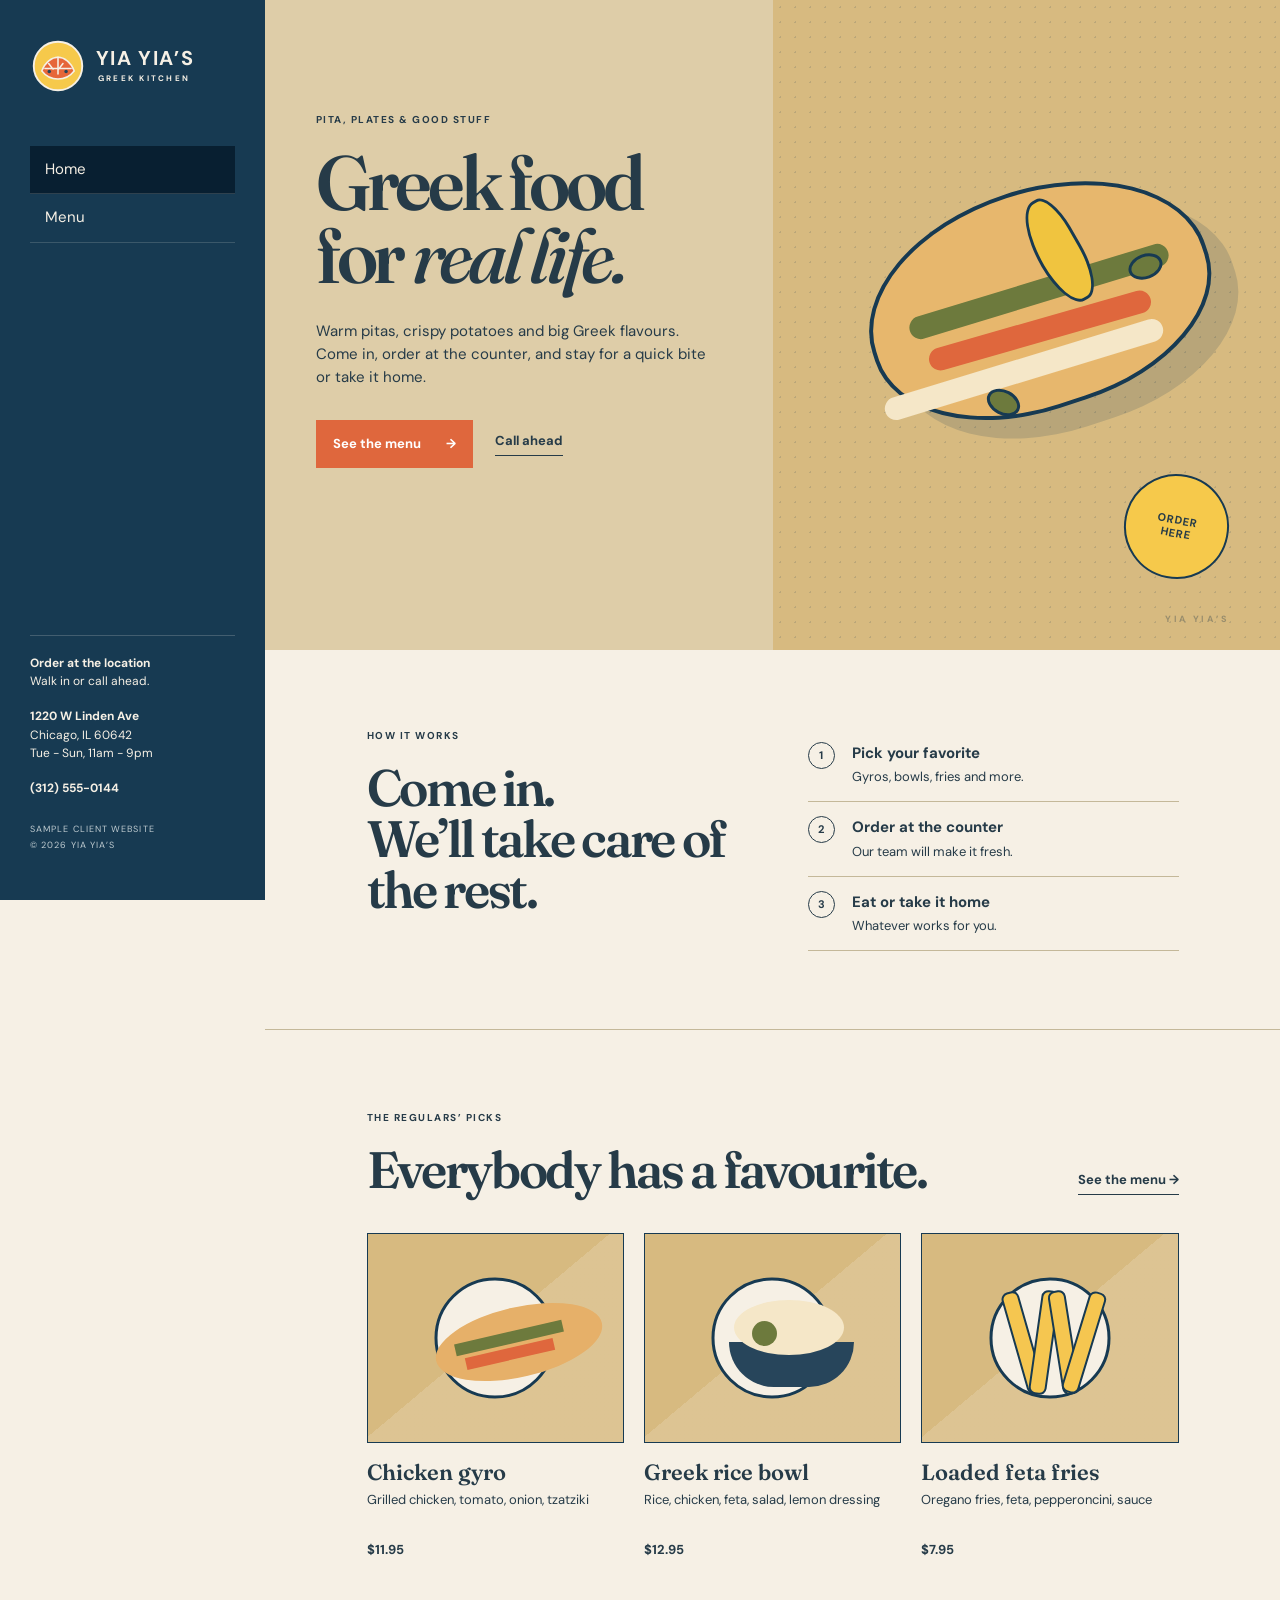
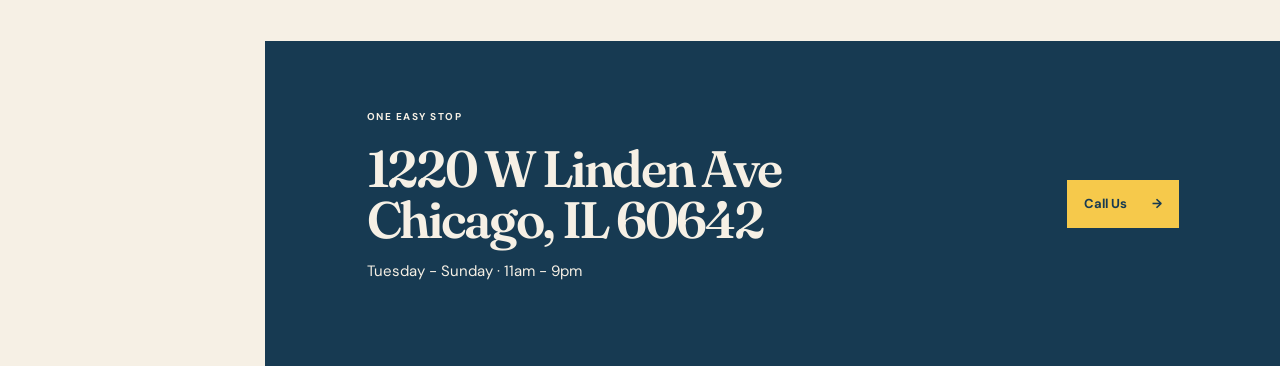
<file: index.html>
<!doctype html><html lang="en"><head><meta charset="utf-8"><meta name="viewport" content="width=device-width, initial-scale=1"><title>Yia Yia's | Greek Kitchen</title><link rel="preconnect" href="https://fonts.googleapis.com"><link rel="preconnect" href="https://fonts.gstatic.com" crossorigin><link href="https://fonts.googleapis.com/css2?family=DM+Sans:wght@400;500;700&family=Fraunces:opsz,wght@9..144,500;9..144,600;9..144,700&display=swap" rel="stylesheet"><link rel="stylesheet" href="assets/site.css"></head><body><aside class="side"><a class="brand" href="index.html" aria-label="Yia Yia's home"><svg viewBox="0 0 90 90" aria-hidden="true"><circle cx="45" cy="45" r="39" fill="#f6c94b" stroke="currentColor" stroke-width="3"/><path d="M19 53c5-14 16-22 26-22s21 8 26 22c-7 9-16 13-26 13S26 62 19 53Z" fill="#e66639" stroke="currentColor" stroke-width="2.5"/><path d="M24 49h42M30 41l7 9m16-9-7 9M45 31v27" stroke="currentColor" stroke-width="2.5" stroke-linecap="round"/><circle cx="31" cy="54" r="2.8" fill="#27455b"/><circle cx="58" cy="54" r="2.8" fill="#27455b"/></svg><span>YIA YIA&rsquo;S<small>GREEK KITCHEN</small></span></a><nav><a class="active" href="index.html">Home</a><a href="menu.html">Menu</a></nav><div class="side-info"><p><b>Order at the location</b><br>Walk in or call ahead.</p><p><b>1220 W Linden Ave</b><br>Chicago, IL 60642<br>Tue - Sun, 11am - 9pm</p><p><b>(312) 555-0144</b></p></div><p class="sample">Sample client website<br>&copy; 2026 Yia Yia&rsquo;s</p></aside><header class="mobile-head"><a class="brand" href="index.html"><span>YIA YIA&rsquo;S<small>GREEK KITCHEN</small></span></a><a href="menu.html">Menu</a></header><main class="main"><section class="hero-simple"><div class="hero-copy"><p class="kicker">Pita, plates &amp; good stuff</p><h1>Greek food<br>for <em>real life.</em></h1><p>Warm pitas, crispy potatoes and big Greek flavours. Come in, order at the counter, and stay for a quick bite or take it home.</p><div class="actions"><a class="order-button" href="menu.html">See the menu <span>&rarr;</span></a><a class="plain-link" href="tel:3125550144">Call ahead</a></div></div><div class="food-drawing"><div class="pita"></div><div class="filling one"></div><div class="filling two"></div><div class="filling three"></div><div class="pepper"></div><div class="olive a"></div><div class="olive b"></div><div class="hero-tag">ORDER<br>HERE</div></div></section><section class="quick-order"><div><p class="kicker">How it works</p><h2>Come in.<br>We&rsquo;ll take care of the rest.</h2></div><ol><li><span>1</span><div><b>Pick your favorite</b><p>Gyros, bowls, fries and more.</p></div></li><li><span>2</span><div><b>Order at the counter</b><p>Our team will make it fresh.</p></div></li><li><span>3</span><div><b>Eat or take it home</b><p>Whatever works for you.</p></div></li></ol></section><section class="favorites"><div class="section-heading"><div><p class="kicker">The regulars&rsquo; picks</p><h2>Everybody has a favourite.</h2></div><a class="plain-link" href="menu.html">See the menu &rarr;</a></div><div class="favorite-grid"><article><div class="food-card gyro"><i></i><i></i><i></i></div><h3>Chicken gyro</h3><p>Grilled chicken, tomato, onion, tzatziki</p><b>$11.95</b></article><article><div class="food-card bowl"><i></i><i></i><i></i></div><h3>Greek rice bowl</h3><p>Rice, chicken, feta, salad, lemon dressing</p><b>$12.95</b></article><article><div class="food-card fries"><i></i><i></i><i></i><i></i></div><h3>Loaded feta fries</h3><p>Oregano fries, feta, pepperoncini, sauce</p><b>$7.95</b></article></div></section><section class="location-strip"><div><p class="kicker">One easy stop</p><h2>1220 W Linden Ave<br>Chicago, IL 60642</h2><p>Tuesday - Sunday &middot; 11am - 9pm</p></div><a class="order-button light" href="tel:3125550144">Call Us <span>&rarr;</span></a></section></main></body></html>
</file>
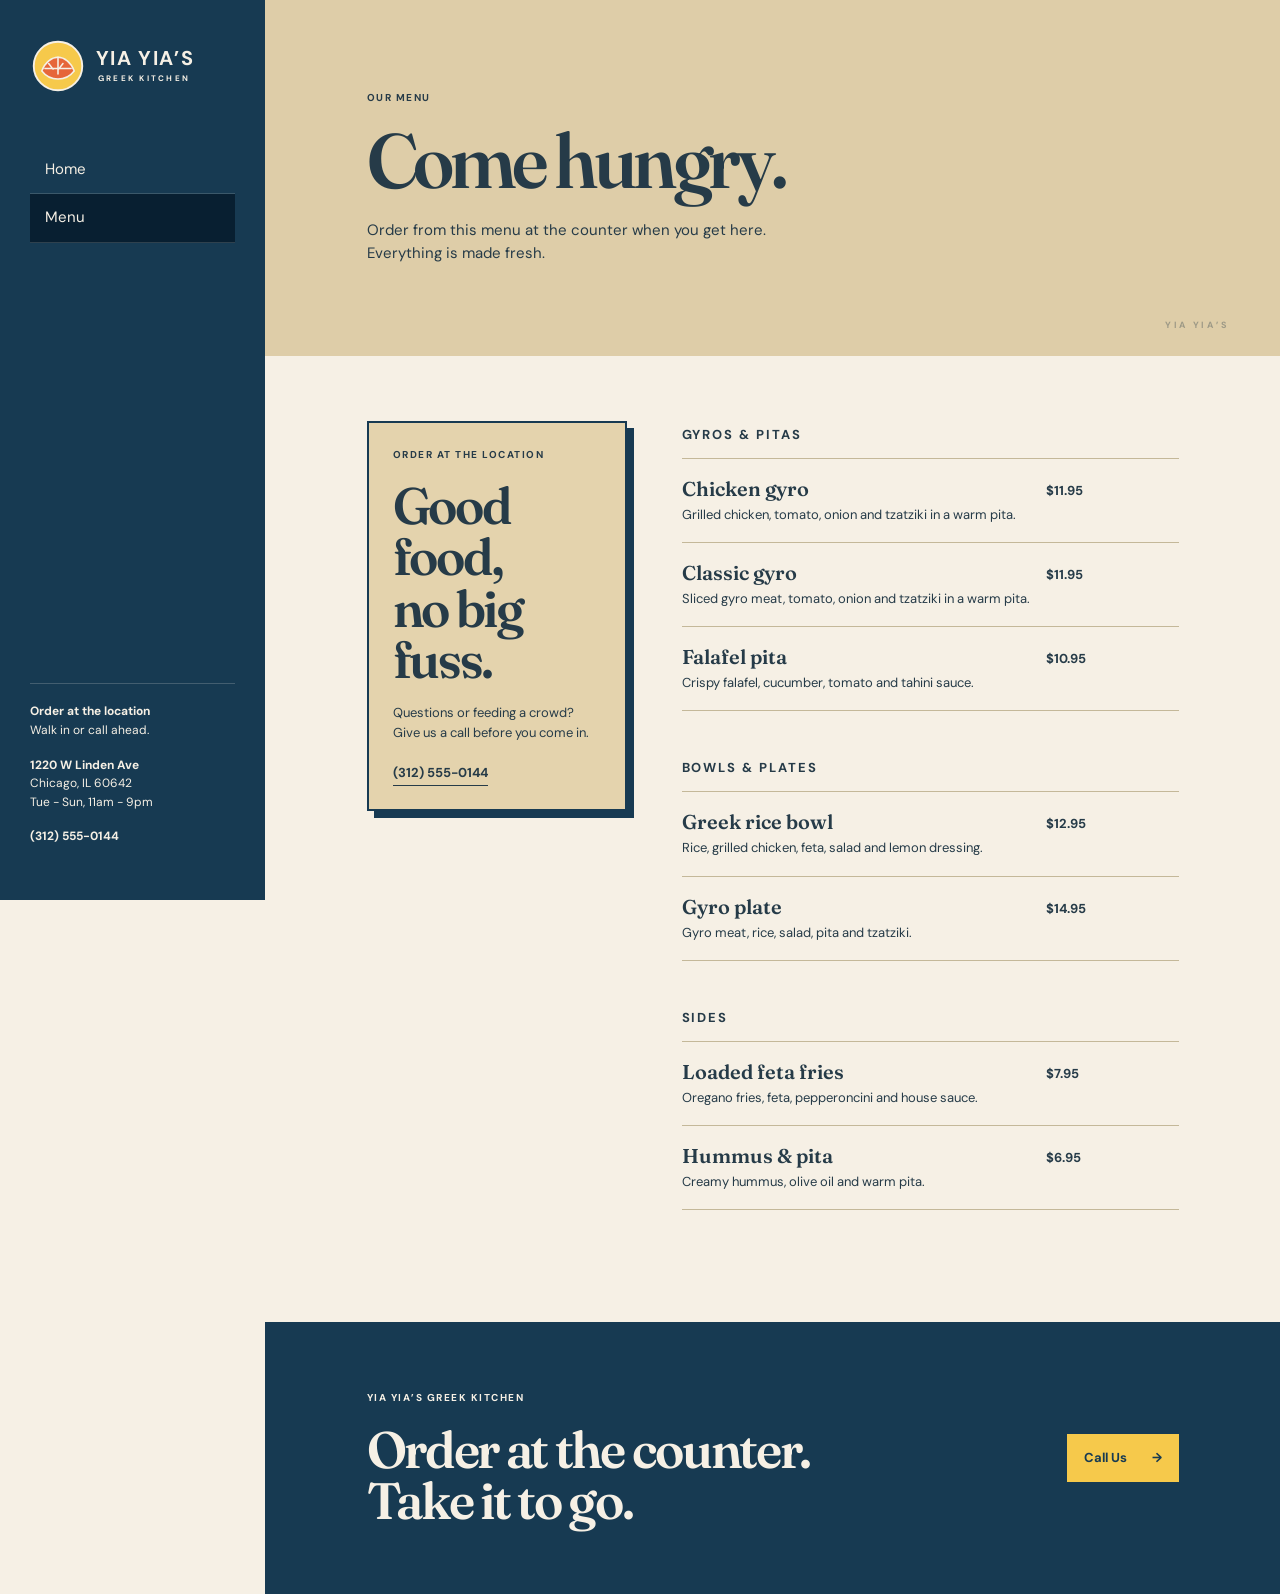
<file: menu.html>
<!doctype html><html lang="en"><head><meta charset="utf-8"><meta name="viewport" content="width=device-width, initial-scale=1"><title>Menu | Yia Yia's</title><link rel="preconnect" href="https://fonts.googleapis.com"><link rel="preconnect" href="https://fonts.gstatic.com" crossorigin><link href="https://fonts.googleapis.com/css2?family=DM+Sans:wght@400;500;700&family=Fraunces:opsz,wght@9..144,500;9..144,600;9..144,700&display=swap" rel="stylesheet"><link rel="stylesheet" href="assets/site.css"></head><body><aside class="side"><a class="brand" href="index.html"><svg viewBox="0 0 90 90" aria-hidden="true"><circle cx="45" cy="45" r="39" fill="#f6c94b" stroke="currentColor" stroke-width="3"/><path d="M19 53c5-14 16-22 26-22s21 8 26 22c-7 9-16 13-26 13S26 62 19 53Z" fill="#e66639" stroke="currentColor" stroke-width="2.5"/><path d="M24 49h42M30 41l7 9m16-9-7 9M45 31v27" stroke="currentColor" stroke-width="2.5" stroke-linecap="round"/></svg><span>YIA YIA&rsquo;S<small>GREEK KITCHEN</small></span></a><nav><a href="index.html">Home</a><a class="active" href="menu.html">Menu</a></nav><div class="side-info"><p><b>Order at the location</b><br>Walk in or call ahead.</p><p><b>1220 W Linden Ave</b><br>Chicago, IL 60642<br>Tue - Sun, 11am - 9pm</p><p><b>(312) 555-0144</b></p></div></aside><header class="mobile-head"><a class="brand" href="index.html"><span>YIA YIA&rsquo;S<small>GREEK KITCHEN</small></span></a><a href="index.html">Home</a></header><main class="main"><section class="order-head"><p class="kicker">Our menu</p><h1>Come hungry.</h1><p>Order from this menu at the counter when you get here. Everything is made fresh.</p></section><section class="menu-board"><div class="menu-intro"><p class="kicker">Order at the location</p><h2>Good food,<br>no big fuss.</h2><p>Questions or feeding a crowd? Give us a call before you come in.</p><a class="plain-link" href="tel:3125550144">(312) 555-0144</a></div><div class="menu-items"><div class="menu-group"><p class="kicker">Gyros &amp; pitas</p><article><div><h3>Chicken gyro</h3><p>Grilled chicken, tomato, onion and tzatziki in a warm pita.</p></div><b>$11.95</b></article><article><div><h3>Classic gyro</h3><p>Sliced gyro meat, tomato, onion and tzatziki in a warm pita.</p></div><b>$11.95</b></article><article><div><h3>Falafel pita</h3><p>Crispy falafel, cucumber, tomato and tahini sauce.</p></div><b>$10.95</b></article></div><div class="menu-group"><p class="kicker">Bowls &amp; plates</p><article><div><h3>Greek rice bowl</h3><p>Rice, grilled chicken, feta, salad and lemon dressing.</p></div><b>$12.95</b></article><article><div><h3>Gyro plate</h3><p>Gyro meat, rice, salad, pita and tzatziki.</p></div><b>$14.95</b></article></div><div class="menu-group"><p class="kicker">Sides</p><article><div><h3>Loaded feta fries</h3><p>Oregano fries, feta, pepperoncini and house sauce.</p></div><b>$7.95</b></article><article><div><h3>Hummus &amp; pita</h3><p>Creamy hummus, olive oil and warm pita.</p></div><b>$6.95</b></article></div></div></section><section class="location-strip"><div><p class="kicker">Yia Yia&rsquo;s Greek Kitchen</p><h2>Order at the counter.<br>Take it to go.</h2></div><a class="order-button light" href="tel:3125550144">Call Us <span>&rarr;</span></a></section></main></body></html>
</file>
<file: assets/site.css>
:root{--cream:#f6f0e5;--tan:#decda8;--navy:#173a52;--orange:#df673d;--yellow:#f6c94b;--green:#6d7a3d;--ink:#263b48;--line:#c4b899}*{box-sizing:border-box}html{scroll-behavior:smooth}body{margin:0;background:var(--cream);color:var(--ink);font:15px/1.55 'DM Sans',sans-serif}a{color:inherit;text-decoration:none}.side{position:fixed;width:265px;min-height:100vh;left:0;top:0;background:var(--navy);color:var(--cream);padding:38px 30px;display:flex;flex-direction:column;z-index:2}.brand{display:flex;align-items:center;gap:10px;font-weight:700;line-height:.9;letter-spacing:.09em}.brand svg{width:56px;height:56px;flex:none}.brand span{font-size:20px}.brand small{display:block;font-size:8px;letter-spacing:.28em;margin:8px 0 0 2px}.side nav{margin:52px 0 25px}.side nav a{display:block;padding:12px 15px;border-bottom:1px solid rgba(246,240,229,.16);font-size:15px}.side nav a.active,.side nav a:hover{background:#081f31}.side-info{margin-top:auto;border-top:1px solid rgba(246,240,229,.2);font-size:12px;padding-top:18px}.side-info p{margin:0 0 16px}.sample{font-size:9px;text-transform:uppercase;letter-spacing:.12em;line-height:1.7;color:#bfcbd0}.main{margin-left:265px}.mobile-head{display:none}.hero-simple{min-height:650px;display:grid;grid-template-columns:1fr 1fr;background:var(--tan);position:relative}.hero-simple:after,.order-head:after{content:'YIA YIA\2019 S';position:absolute;font:700 9px 'DM Sans';letter-spacing:.3em;opacity:.35;right:5%;bottom:25px}.hero-copy{padding:112px 10%}.kicker{text-transform:uppercase;letter-spacing:.15em;font-weight:700;font-size:10px;margin:0 0 18px}.hero-simple h1,.order-head h1{font:600 clamp(52px,6vw,88px)/.96 Fraunces,serif;letter-spacing:-.055em;margin:0}.hero-simple h1 em{font-weight:500}.hero-copy>p:not(.kicker){max-width:390px;margin:27px 0 30px}.actions{display:flex;align-items:center;gap:22px}.order-button{display:inline-flex;gap:25px;align-items:center;background:var(--orange);color:white;padding:14px 17px;font-weight:700;font-size:13px;border:0;cursor:pointer}.plain-link,.item-link{font-weight:700;border-bottom:1px solid currentColor;padding-bottom:4px;font-size:13px}.food-drawing{position:relative;background:#d7ba80;overflow:hidden;background-image:radial-gradient(rgba(23,58,82,.15) 1px,transparent 1px);background-size:15px 15px}.pita{position:absolute;width:350px;height:220px;border:4px solid var(--navy);border-radius:50% 50% 46% 46%;background:#e7b76d;left:18%;top:29%;transform:rotate(-18deg);box-shadow:20px 26px 0 rgba(23,58,82,.16)}.filling{position:absolute;height:23px;border-radius:20px;z-index:1}.filling.one{width:270px;background:#6d7a3d;left:26%;top:43%;transform:rotate(-17deg)}.filling.two{width:230px;background:#df673d;left:30%;top:49%;transform:rotate(-16deg)}.filling.three{width:290px;background:#f5e7c8;left:21%;top:55%;transform:rotate(-17deg)}.pepper{position:absolute;width:45px;height:112px;border-radius:60% 40% 50% 50%;background:#f0c43f;border:3px solid var(--navy);left:52%;top:30%;transform:rotate(-30deg);z-index:2}.olive{position:absolute;width:35px;height:25px;background:var(--green);border:3px solid var(--navy);border-radius:50%;z-index:2}.olive.a{top:60%;left:42%;transform:rotate(27deg)}.olive.b{top:39%;left:70%;transform:rotate(-20deg)}.hero-tag{position:absolute;right:10%;bottom:11%;width:105px;height:105px;border-radius:50%;background:var(--yellow);border:2px solid var(--navy);display:grid;place-items:center;text-align:center;font-size:11px;line-height:1.15;font-weight:700;letter-spacing:.08em;transform:rotate(11deg)}.quick-order{padding:78px 10%;display:grid;grid-template-columns:1fr 1fr;gap:70px;border-bottom:1px solid var(--line)}h2{font:600 clamp(34px,4vw,53px)/1 Fraunces,serif;letter-spacing:-.045em;margin:0}.quick-order ol{padding:0;margin:0;list-style:none}.quick-order li{display:flex;gap:17px;padding:14px 0;border-bottom:1px solid var(--line)}.quick-order li span{height:27px;width:27px;border-radius:50%;border:1px solid var(--ink);display:grid;place-items:center;font-size:11px;font-weight:700}.quick-order li p{margin:2px 0 0;font-size:13px}.favorites{padding:80px 10%}.section-heading{display:flex;align-items:end;justify-content:space-between;gap:25px;margin-bottom:38px}.favorite-grid{display:grid;grid-template-columns:repeat(3,1fr);gap:20px}.favorite-grid article{position:relative}.food-card{height:210px;background:#d7ba80;position:relative;overflow:hidden;margin-bottom:15px;border:1px solid var(--navy);background-image:linear-gradient(140deg,transparent 48%,rgba(255,255,255,.15) 48%)}.food-card:after{content:'';width:115px;height:115px;background:#f6f0e5;border:3px solid var(--navy);border-radius:50%;position:absolute;left:50%;top:50%;transform:translate(-50%,-50%)}.food-card i{position:absolute;display:block;z-index:1}.gyro i:nth-child(1){width:170px;height:70px;border-radius:50%;background:#e6b069;left:26%;top:35%;transform:rotate(-13deg)}.gyro i:nth-child(2){width:110px;height:12px;background:#6d7a3d;top:47%;left:34%;transform:rotate(-13deg)}.gyro i:nth-child(3){width:90px;height:12px;background:#df673d;top:55%;left:38%;transform:rotate(-13deg)}.bowl i:nth-child(1){width:125px;height:45px;border-radius:0 0 70px 70px;background:#27455b;left:33%;top:52%}.bowl i:nth-child(2){width:110px;height:55px;background:#f5e7c8;border-radius:50%;left:35%;top:32%}.bowl i:nth-child(3){width:25px;height:25px;background:#6d7a3d;border-radius:50%;left:42%;top:42%}.fries i{width:18px;height:105px;background:#f5c650;border:2px solid var(--navy);top:27%;border-radius:7px}.fries i:nth-child(1){left:36%;transform:rotate(-16deg)}.fries i:nth-child(2){left:44%;transform:rotate(8deg)}.fries i:nth-child(3){left:52%;transform:rotate(-9deg)}.fries i:nth-child(4){left:60%;transform:rotate(17deg)}h3{font:600 22px Fraunces,serif;margin:0 0 4px}.favorite-grid p{font-size:13px;margin:0 0 8px;min-height:40px}.favorite-grid b{font-size:13px}.item-link{float:right}.location-strip{background:var(--navy);color:var(--cream);padding:68px 10%;display:flex;justify-content:space-between;align-items:center;gap:35px}.light{background:var(--yellow);color:var(--navy)}.order-head{padding:90px 10%;background:var(--tan);position:relative}.order-head>p:last-child{max-width:420px;margin:22px 0 0}.order-layout{padding:62px 10%;display:grid;grid-template-columns:minmax(0,1fr) 310px;gap:52px;align-items:start}.menu-group{margin-bottom:47px}.menu-group>.kicker{margin-bottom:13px}.menu-group article{display:grid;grid-template-columns:1fr 60px 58px;gap:15px;padding:17px 0;border-top:1px solid var(--line)}.menu-group article:last-child{border-bottom:1px solid var(--line)}.menu-group h3{font-size:20px}.menu-group p{margin:4px 0 0;font-size:13px}.menu-group b{font-size:13px;padding-top:5px}.menu-group button{align-self:start;margin-top:2px;background:none;border:0;border-bottom:1px solid currentColor;color:var(--navy);font:700 12px 'DM Sans';padding:3px 0;cursor:pointer}.order-summary{position:sticky;top:22px;background:#e4d3ad;border:2px solid var(--navy);padding:23px;box-shadow:7px 7px 0 var(--navy)}.empty-order{font-size:13px;padding:15px 0 20px;border-bottom:1px solid var(--line)}.order-lines{list-style:none;padding:0;margin:0}.order-lines li{display:flex;justify-content:space-between;gap:10px;padding:11px 0;border-bottom:1px solid var(--line);font-size:13px}.total{display:flex;justify-content:space-between;font-size:16px;font-weight:700;margin:17px 0}.order-summary label{display:block;text-transform:uppercase;font-size:9px;font-weight:700;letter-spacing:.1em;margin:14px 0}.order-summary input,.order-summary select{display:block;width:100%;margin-top:6px;padding:9px 0;background:transparent;border:0;border-bottom:1px solid var(--navy);font:13px 'DM Sans';border-radius:0}.checkout{width:100%;justify-content:space-between;margin-top:6px}.checkout-note{font-size:12px;font-weight:700;margin:13px 0 0}.is-empty .total,.is-empty .checkout{opacity:.45;pointer-events:none}@media(max-width:800px){.side{display:none}.main{margin:0}.mobile-head{padding:17px 6%;display:flex;align-items:center;justify-content:space-between;background:var(--navy);color:var(--cream)}.mobile-head .brand span{font-size:16px}.mobile-head>a:last-child{font-size:12px;font-weight:700}.hero-simple{grid-template-columns:1fr}.hero-copy,.order-head{padding:65px 8%}.food-drawing{min-height:390px}.quick-order{padding:60px 8%;grid-template-columns:1fr;gap:32px}.favorites{padding:60px 8%}.favorite-grid{grid-template-columns:1fr;gap:42px}.food-card{height:210px}.location-strip{padding:52px 8%;display:block}.location-strip .order-button{margin-top:28px}.order-layout{padding:48px 8%;grid-template-columns:1fr;gap:25px}.menu-group article{grid-template-columns:1fr 53px 48px}.order-summary{position:static}.hero-simple:after,.order-head:after{display:none}}
.menu-board{padding:65px 10%;display:grid;grid-template-columns:260px minmax(0,1fr);gap:55px}.menu-intro{border:2px solid var(--navy);background:#e4d3ad;padding:24px;height:max-content;box-shadow:7px 7px 0 var(--navy)}.menu-intro h2{margin-bottom:18px}.menu-intro p:not(.kicker){font-size:13px;margin:0 0 18px}@media(max-width:800px){.menu-board{padding:48px 8%;grid-template-columns:1fr;gap:40px}.menu-intro{max-width:360px}}
</file>
